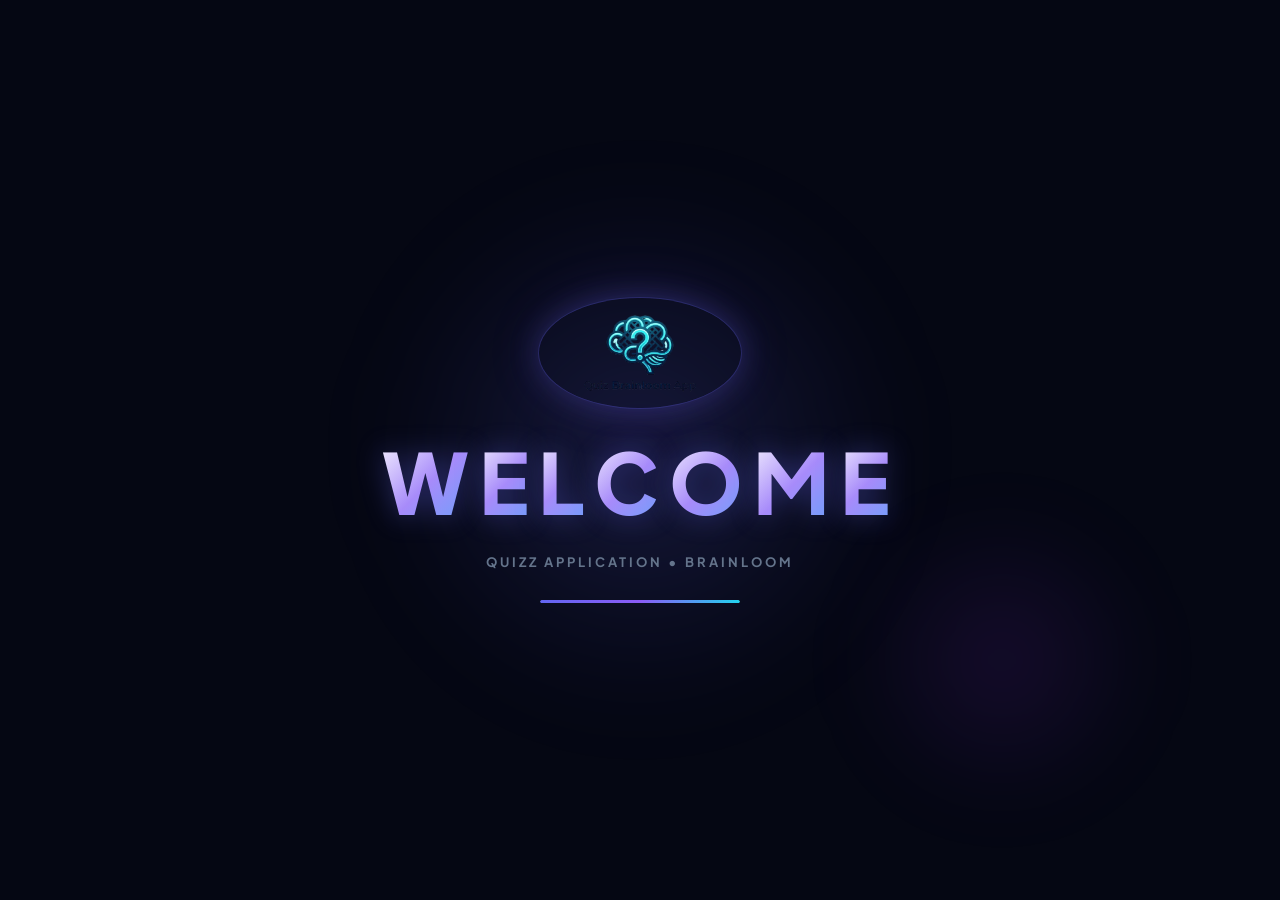
<file: asad website/index.html>
<!DOCTYPE html>
<html lang="en">
<head>
    <meta charset="UTF-8">
    <link rel="icon" type="image/x-icon" href="images/photo_2.png">
    <link rel="icon" type="image/png" sizes="32x32" href="images/photo_2.png">
    <link rel="apple-touch-icon" sizes="180x180" href="images/photo_2.png">
    <meta name="viewport" content="width=device-width, initial-scale=1.0">
    <title>LOGIN PAGE</title>
    <link href="https://fonts.googleapis.com/css2?family=Plus+Jakarta+Sans:wght@400;600;700;800&display=swap" rel="stylesheet">
    <link rel="stylesheet" href="style.css">
</head>
<body>

    <!-- WELCOME SCREEN -->
    <div class="welcome-screen" id="welcomeScreen">
        <img src="images/photo_2.png" alt="UPSS Logo" class="welcome-logo">
        <h1 class="welcome-text">
            <span>W</span><span>E</span><span>L</span><span>C</span><span>O</span><span>M</span><span>E</span>
        </h1>
        <p class="welcome-sub">QUIZZ APPLICATION &bull; BRAINLOOM</p>
        <div class="welcome-loader"><div class="welcome-loader-bar"></div></div>
    </div>

    <!-- HEADER -->
    <header class="main-header">
        <img src="images/photo_2.png" alt="UPSS Logo" class="header-logo">
        <h1 class="header-title">Quizz Application</h1>
        <span class="header-subtitle">BRAINLOOM</span>
    </header>

    <!-- MAIN -->
    <div class="main-container">

        <div class="card" id="nameCard">
            <h1>Enter Your Name</h1>
            <input type="text" id="nameInput" class="name" placeholder="Your name here..." required>
        </div>

        <div class="card hidden" id="emailCard">
            <h1>Enter Your Email <span style="color:#475569;font-weight:600">(Optional)</span></h1>
            <input type="email" id="emailInput" class="name" placeholder="you@example.com">
            <button id="skipBtn" class="skip-btn">Skip →</button>
        </div>

        <div class="card hidden" id="countryCard">
            <h1>Select Your Country</h1>
            <select id="countrySelect" class="country-dropdown">
                <option value="" disabled selected>Select a country...</option>
                <option value="Afghanistan">Afghanistan</option>
                <option value="Albania">Albania</option>
                <option value="Algeria">Algeria</option>
                <option value="Andorra">Andorra</option>
                <option value="Angola">Angola</option>
                <option value="Argentina">Argentina</option>
                <option value="Armenia">Armenia</option>
                <option value="Australia">Australia</option>
                <option value="Austria">Austria</option>
                <option value="Azerbaijan">Azerbaijan</option>
                <option value="Bahamas">Bahamas</option>
                <option value="Bahrain">Bahrain</option>
                <option value="Bangladesh">Bangladesh</option>
                <option value="Barbados">Barbados</option>
                <option value="Belarus">Belarus</option>
                <option value="Belgium">Belgium</option>
                <option value="Belize">Belize</option>
                <option value="Benin">Benin</option>
                <option value="Bhutan">Bhutan</option>
                <option value="Bolivia">Bolivia</option>
                <option value="Bosnia and Herzegovina">Bosnia and Herzegovina</option>
                <option value="Botswana">Botswana</option>
                <option value="Brazil">Brazil</option>
                <option value="Brunei">Brunei</option>
                <option value="Bulgaria">Bulgaria</option>
                <option value="Burkina Faso">Burkina Faso</option>
                <option value="Burundi">Burundi</option>
                <option value="Cambodia">Cambodia</option>
                <option value="Cameroon">Cameroon</option>
                <option value="Canada">Canada</option>
                <option value="Chile">Chile</option>
                <option value="China">China</option>
                <option value="Colombia">Colombia</option>
                <option value="Costa Rica">Costa Rica</option>
                <option value="Croatia">Croatia</option>
                <option value="Cuba">Cuba</option>
                <option value="Cyprus">Cyprus</option>
                <option value="Czech Republic">Czech Republic</option>
                <option value="Denmark">Denmark</option>
                <option value="Djibouti">Djibouti</option>
                <option value="Ecuador">Ecuador</option>
                <option value="Egypt">Egypt</option>
                <option value="El Salvador">El Salvador</option>
                <option value="Estonia">Estonia</option>
                <option value="Ethiopia">Ethiopia</option>
                <option value="Fiji">Fiji</option>
                <option value="Finland">Finland</option>
                <option value="France">France</option>
                <option value="Georgia">Georgia</option>
                <option value="Germany">Germany</option>
                <option value="Ghana">Ghana</option>
                <option value="Greece">Greece</option>
                <option value="Guatemala">Guatemala</option>
                <option value="Honduras">Honduras</option>
                <option value="Hungary">Hungary</option>
                <option value="Iceland">Iceland</option>
                <option value="India">India</option>
                <option value="Indonesia">Indonesia</option>
                <option value="Iran">Iran</option>
                <option value="Iraq">Iraq</option>
                <option value="Ireland">Ireland</option>
                <option value="Israel">Israel</option>
                <option value="Italy">Italy</option>
                <option value="Jamaica">Jamaica</option>
                <option value="Japan">Japan</option>
                <option value="Jordan">Jordan</option>
                <option value="Kazakhstan">Kazakhstan</option>
                <option value="Kenya">Kenya</option>
                <option value="Kuwait">Kuwait</option>
                <option value="Kyrgyzstan">Kyrgyzstan</option>
                <option value="Lebanon">Lebanon</option>
                <option value="Libya">Libya</option>
                <option value="Malaysia">Malaysia</option>
                <option value="Maldives">Maldives</option>
                <option value="Mexico">Mexico</option>
                <option value="Morocco">Morocco</option>
                <option value="Nepal">Nepal</option>
                <option value="Netherlands">Netherlands</option>
                <option value="New Zealand">New Zealand</option>
                <option value="Nigeria">Nigeria</option>
                <option value="Norway">Norway</option>
                <option value="Oman">Oman</option>
                <option value="Pakistan">Pakistan</option>
                <option value="Palestine">Palestine</option>
                <option value="Philippines">Philippines</option>
                <option value="Poland">Poland</option>
                <option value="Portugal">Portugal</option>
                <option value="Qatar">Qatar</option>
                <option value="Romania">Romania</option>
                <option value="Russia">Russia</option>
                <option value="Saudi Arabia">Saudi Arabia</option>
                <option value="Singapore">Singapore</option>
                <option value="South Africa">South Africa</option>
                <option value="South Korea">South Korea</option>
                <option value="Spain">Spain</option>
                <option value="Sri Lanka">Sri Lanka</option>
                <option value="Sweden">Sweden</option>
                <option value="Switzerland">Switzerland</option>
                <option value="Syria">Syria</option>
                <option value="Tajikistan">Tajikistan</option>
                <option value="Thailand">Thailand</option>
                <option value="Turkey">Turkey</option>
                <option value="Turkmenistan">Turkmenistan</option>
                <option value="UAE">United Arab Emirates</option>
                <option value="UK">United Kingdom</option>
                <option value="USA">United States</option>
                <option value="Uzbekistan">Uzbekistan</option>
                <option value="Vietnam">Vietnam</option>
                <option value="Yemen">Yemen</option>
                <option value="Zimbabwe">Zimbabwe</option>
            </select>
        </div>

        <div class="card hidden" id="nextCard" style="text-align:center;">
            <button id="startBtn" class="next-btn">Start Quiz 🚀</button>
        </div>

    </div>

    <script src="script.js"></script>
</body>
</html>
</file>
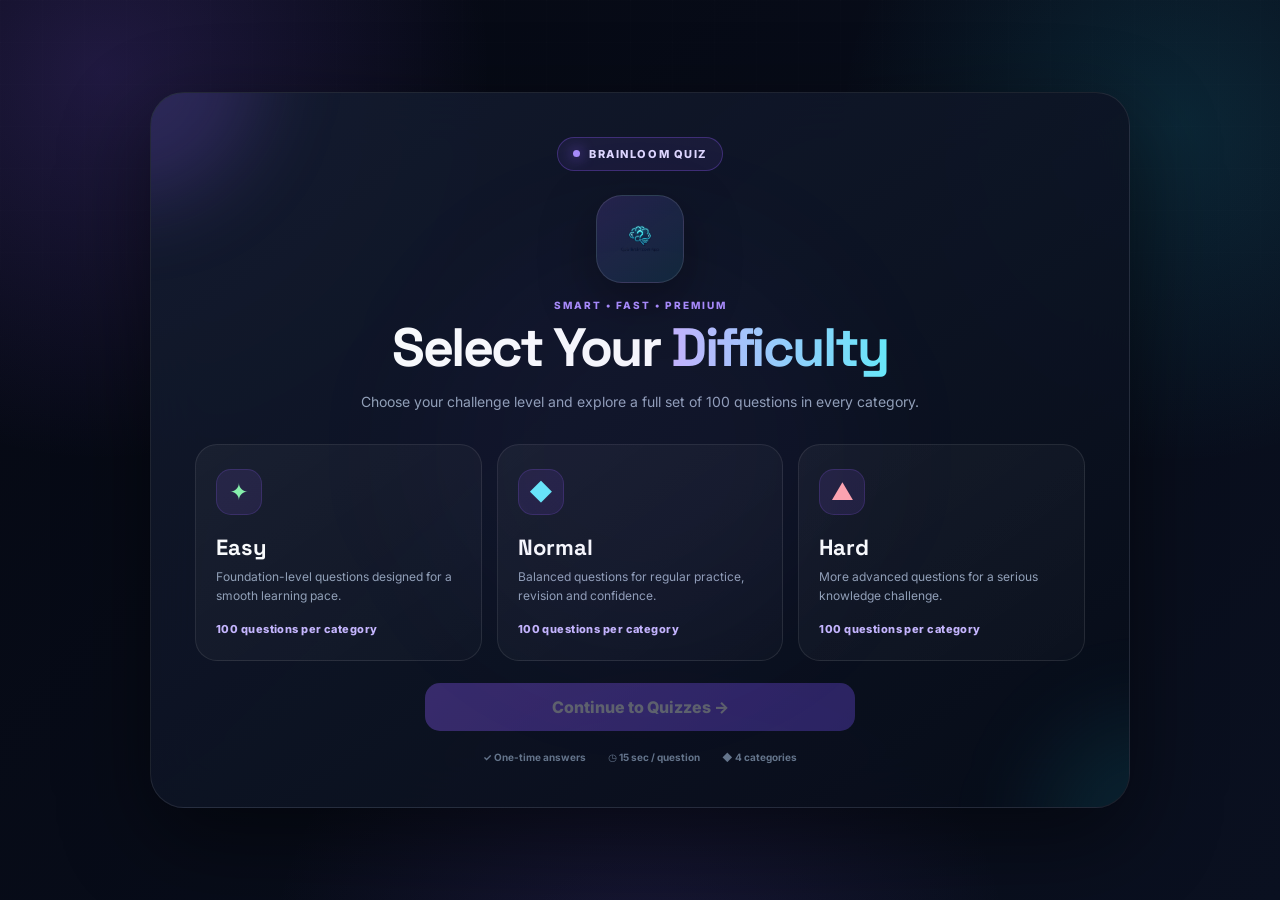
<file: asad website/quizzstart.html>
<!DOCTYPE html>
<html lang="en">
<head>
  <meta charset="UTF-8">
  <meta name="viewport" content="width=device-width, initial-scale=1.0">
  <meta name="theme-color" content="#070b14">
  <meta name="description" content="Brainloom premium online quiz experience.">
  <title>Brainloom Quiz</title>
  <link rel="icon" type="image/png" href="images/photo_2.png">
  <link rel="stylesheet" href="quizzstart.css">
</head>
<body class="brainloom-app">

  <!-- DIFFICULTY -->
  <section id="quizSelectionScreen" class="screen selection-screen">
    <div class="selection-card">
      <div class="brand-pill"><span class="brand-dot"></span> BRAINLOOM QUIZ</div>

      <div class="selection-logo">
        <img src="images/photo_2.png" alt="Brainloom Quiz">
      </div>

      <div class="hero-kicker">SMART • FAST • PREMIUM</div>
      <h1>Select Your <span>Difficulty</span></h1>
      <p class="subtitle">Choose your challenge level and explore a full set of 100 questions in every category.</p>

      <div class="mode-grid">
        <button class="mode-card easy-mode" data-mode="easy" type="button">
          <span class="mode-icon">✦</span>
          <span class="mode-name">Easy</span>
          <span class="mode-description">Foundation-level questions designed for a smooth learning pace.</span>
          <span class="mode-count">100 questions per category</span>
        </button>

        <button class="mode-card normal-mode" data-mode="normal" type="button">
          <span class="mode-icon">◆</span>
          <span class="mode-name">Normal</span>
          <span class="mode-description">Balanced questions for regular practice, revision and confidence.</span>
          <span class="mode-count">100 questions per category</span>
        </button>

        <button class="mode-card hard-mode" data-mode="hard" type="button">
          <span class="mode-icon">▲</span>
          <span class="mode-name">Hard</span>
          <span class="mode-description">More advanced questions for a serious knowledge challenge.</span>
          <span class="mode-count">100 questions per category</span>
        </button>
      </div>

      <button id="difficultyContinue" class="primary-btn" type="button" disabled>
        Continue to Quizzes <span>→</span>
      </button>

      <div class="trust-row">
        <span>✓ One-time answers</span>
        <span>◷ 15 sec / question</span>
        <span>◆ 4 categories</span>
      </div>
    </div>
  </section>

  <!-- SEARCHING -->
  <section id="searchingScreen" class="screen searching-screen hidden">
    <div class="searching-card">
      <div class="loader-ring"></div>
      <div class="hero-kicker">BRAINLOOM ENGINE</div>
      <h2>Preparing Your Quiz</h2>
      <p>Loading <strong id="searchModeText">Normal</strong> difficulty categories.</p>
      <div class="search-progress"><span></span></div>
      <small>Curating your question set…</small>
    </div>
  </section>

  <!-- CATEGORIES -->
  <section id="availableQuizScreen" class="screen available-screen hidden">
    <div class="available-wrapper">
      <div class="available-top">
        <div>
          <div class="hero-kicker">SELECT CATEGORY</div>
          <h1>Choose Your <span>Quiz</span></h1>
          <p>Select a category. Every category contains 100 questions for the selected difficulty.</p>
        </div>
        <div class="selected-mode">
          <small>Selected difficulty</small>
          <strong id="selectedModeDisplay">Normal</strong>
          <span>100 questions</span>
        </div>
      </div>
      <div id="quizCategoryGrid" class="quiz-category-grid"></div>
    </div>
  </section>

  <!-- QUIZ -->
  <main id="quizInterface" class="quiz-container hidden">
    <div class="quiz-topline">
      <div>
        <div class="eyebrow" id="quizCategoryLabel">CATEGORY</div>
        <h1 id="quizTitle">Quiz</h1>
      </div>
      <div class="difficulty-chip" id="quizModeLabel">NORMAL</div>
    </div>

    <div class="stats-bar">
      <div class="stat-card correct"><small>Correct</small><strong id="correctCount">0</strong></div>
      <div class="stat-card wrong"><small>Wrong</small><strong id="wrongCount">0</strong></div>
      <div class="stat-card timeout"><small>Timed Out</small><strong id="timeoutCount">0</strong></div>
      <div class="stat-card answered"><small>Answered</small><strong id="answeredCount">0</strong></div>
    </div>

    <div class="quiz-header">
      <div class="timer-box">
        <span class="timer-icon">◷</span>
        <span>Time Left</span>
        <strong id="timer">15</strong><span>s</span>
      </div>
      <div class="question-progress">
        <div class="progress-label">
          <span>Question <b id="currentQ">1</b> of <b id="totalQ">100</b></span>
          <span id="progressPercent">1%</span>
        </div>
        <div class="progress-track"><span id="progressBar"></span></div>
      </div>
    </div>

    <div class="one-time-note">
      <span>✓</span>
      <div><strong>Your first answer is final.</strong><br><small>Once selected, an answer cannot be changed.</small></div>
    </div>

    <div class="quiz-card">
      <div class="question-number" id="questionNumber">QUESTION 01</div>
      <h2 id="questionText">Loading question...</h2>
      <div id="optionsContainer" class="options-container"></div>

      <div class="quiz-footer">
        <button id="skipBtn" class="secondary-btn" type="button">Go to Result <span>↗</span></button>
        <button id="nextBtn" class="primary-btn" type="button" disabled>Next Question <span>→</span></button>
      </div>
    </div>

    <div class="security-note">
      <span>SECURITY</span>
      <p>Repeated tab switching can submit the quiz automatically. Reloading or closing the page also triggers a browser warning while the quiz is active.</p>
    </div>

    <div class="ad-container-468"></div>
    <div class="ad-container-native"></div>
  </main>

  <div id="quizSecurityWarning" class="security-warning hidden"></div>

<script>
/* =========================================================
   BRAINLOOM QUIZ BRIDGE
   ========================================================= */
(function () {
  "use strict";

  const SUPABASE_URL   = "https://uuznigrkiwzjuwkdmakm.supabase.co";
  const SUPABASE_KEY   = "eyJhbGciOiJIUzI1NiIsInR5cCI6IkpXVCJ9.eyJpc3MiOiJzdXBhYmFzZSIsInJlZiI6InV1em5pZ3JraXd6anV3a2RtYWttIiwicm9sZSI6ImFub24iLCJpYXQiOjE3OTA4NjkxNTcsImV4cCI6MjEwNjQ0NTE1N30.OknmwTS5Djbiee1xEr4GzRjCy2vETT-6P12QsW0iIGo";
  const STORAGE_BUCKET = "brainloom-quizzes";
  const TABLE_NAME     = "creator_quizzes";

  /* -------------------------------------------------------
     SHA-256
  ------------------------------------------------------- */
  async function hashPassword(password) {
    const encoded = new TextEncoder().encode(password);
    const hash    = await crypto.subtle.digest("SHA-256", encoded);
    return [...new Uint8Array(hash)]
      .map(b => b.toString(16).padStart(2, "0"))
      .join("");
  }

  /* -------------------------------------------------------
     Escape HTML
  ------------------------------------------------------- */
  function esc(value) {
    return String(value ?? "")
      .replace(/&/g, "&amp;")
      .replace(/</g, "&lt;")
      .replace(/>/g, "&gt;")
      .replace(/"/g, "&quot;")
      .replace(/'/g, "&#039;");
  }

  /* -------------------------------------------------------
     Loading Overlay
  ------------------------------------------------------- */
  function showLoadingOverlay(message) {
    const old = document.getElementById("blLoadingOverlay");
    if (old) old.remove();

    const overlay = document.createElement("div");
    overlay.id = "blLoadingOverlay";
    overlay.style.cssText = `
      position:fixed;inset:0;z-index:99998;
      display:flex;flex-direction:column;
      align-items:center;justify-content:center;gap:18px;
      background:rgba(3,7,18,.96);color:#fff;
      font-family:Inter,sans-serif;
    `;
    overlay.innerHTML = `
      <div style="
        width:52px;height:52px;border-radius:50%;
        border:4px solid rgba(255,255,255,.08);
        border-top-color:#8b5cf6;border-right-color:#22d3ee;
        animation:blSpin .75s linear infinite;
      "></div>
      <p style="color:#94a3b8;font-size:14px;">${esc(message)}</p>
      <style>@keyframes blSpin{to{transform:rotate(360deg)}}</style>
    `;
    document.body.appendChild(overlay);
  }

  function hideLoadingOverlay() {
    const overlay = document.getElementById("blLoadingOverlay");
    if (overlay) overlay.remove();
  }

  /* -------------------------------------------------------
     Password + Name Screen
  ------------------------------------------------------- */
  function showCreatorPasswordScreen(quiz, record) {
    const overlay = document.createElement("div");
    overlay.id = "creatorQuizOverlay";
    overlay.style.cssText = `
      position:fixed;inset:0;z-index:99999;
      display:flex;align-items:center;justify-content:center;
      padding:20px;background:rgba(3,7,18,.95);backdrop-filter:blur(22px);
    `;

    overlay.innerHTML = `
      <div style="
        width:min(500px,100%);padding:38px;
        border:1px solid rgba(139,92,246,.32);border-radius:28px;
        background:linear-gradient(145deg,#151c31,#090f1e);
        box-shadow:0 30px 90px rgba(0,0,0,.55);
        text-align:center;color:#fff;font-family:Inter,sans-serif;
      ">
        <div style="
          display:inline-flex;padding:8px 13px;border-radius:999px;
          background:rgba(139,92,246,.10);border:1px solid rgba(139,92,246,.25);
          font-size:10px;font-weight:800;letter-spacing:.13em;color:#ddd6fe;
          margin-bottom:18px;
        ">CREATOR QUIZ</div>

        <h1 style="margin:0 0 8px;font:700 28px 'Space Grotesk',sans-serif;">
          ${esc(quiz.title)}
        </h1>

        <p style="color:#94a3b8;margin-bottom:4px;font-size:14px;">
          By <strong style="color:#c4b5fd;">${esc(quiz.creatorName)}</strong>
        </p>

        <p style="color:#64748b;font-size:12px;margin-bottom:26px;">
          ${quiz.questions.length} questions
          &nbsp;•&nbsp;
          Expires ${new Date(quiz.expiresAt).toLocaleTimeString()}
        </p>

        <input id="blNameInput" type="text" placeholder="Your name"
          maxlength="50" autocomplete="name"
          style="
            width:100%;padding:15px 17px;border-radius:14px;
            border:1px solid rgba(255,255,255,.10);background:#080e1c;
            color:#fff;outline:none;font-size:15px;margin-bottom:6px;
            font-family:Inter,sans-serif;
          ">
        <p id="blNameError"
          style="min-height:18px;color:#fb7185;font-size:12px;margin-bottom:10px;">
        </p>

        <input id="blPassInput" type="password" placeholder="Quiz password"
          style="
            width:100%;padding:15px 17px;border-radius:14px;
            border:1px solid rgba(255,255,255,.10);background:#080e1c;
            color:#fff;outline:none;font-size:15px;margin-bottom:6px;
            font-family:Inter,sans-serif;
          ">
        <p id="blPassError"
          style="min-height:18px;color:#fb7185;font-size:12px;margin-bottom:16px;">
        </p>

        <button id="blStartBtn" type="button" style="
          width:100%;padding:15px;border:0;border-radius:14px;
          background:linear-gradient(135deg,#8b5cf6,#22d3ee);
          color:#fff;font-weight:800;font-size:15px;cursor:pointer;
          font-family:Inter,sans-serif;
        ">Start Quiz →</button>
      </div>
    `;

    document.body.appendChild(overlay);

    const nameInput = overlay.querySelector("#blNameInput");
    const passInput = overlay.querySelector("#blPassInput");
    const nameError = overlay.querySelector("#blNameError");
    const passError = overlay.querySelector("#blPassError");
    const startBtn  = overlay.querySelector("#blStartBtn");

    async function tryStart() {
      nameError.textContent = "";
      passError.textContent = "";

      const name = nameInput.value.trim();
      const pass = passInput.value;

      if (name.length < 2) {
        nameError.textContent = "Please enter your name.";
        nameInput.focus();
        return;
      }

      if (pass.length < 1) {
        passError.textContent = "Please enter the quiz password.";
        passInput.focus();
        return;
      }

      startBtn.textContent = "Verifying...";
      startBtn.disabled    = true;

      const hash = await hashPassword(pass);

      if (hash !== record.password_hash) {
        passError.textContent = "Incorrect password. Please try again.";
        startBtn.textContent  = "Start Quiz →";
        startBtn.disabled     = false;
        passInput.value       = "";
        passInput.focus();
        return;
      }

      localStorage.setItem("quizParticipantName", name);
      localStorage.setItem("userName",            name);
      localStorage.setItem("nameInput",           name);

      overlay.remove();

      window.dispatchEvent(
        new CustomEvent("brainloomCreatorQuizReady", {
          detail: {
            ...quiz,
            strictSecurity: record.strict_security
          }
        })
      );
    }

    startBtn.addEventListener("click", tryStart);
    nameInput.addEventListener("keydown", e => { if (e.key === "Enter") tryStart(); });
    passInput.addEventListener("keydown", e => { if (e.key === "Enter") tryStart(); });
    setTimeout(() => nameInput.focus(), 80);
  }

  /* -------------------------------------------------------
     Load Creator Quiz from Supabase
  ------------------------------------------------------- */
  async function loadCreatorQuiz(creatorQuizId) {
    showLoadingOverlay("Loading quiz…");

    try {
      /* Step 1: DB record */
      const dbRes = await fetch(
        `${SUPABASE_URL}/rest/v1/${TABLE_NAME}` +
        `?quiz_id=eq.${encodeURIComponent(creatorQuizId)}` +
        `&select=storage_path,expires_at,password_hash,strict_security`,
        {
          headers: {
            "apikey":        SUPABASE_KEY,
            "Authorization": `Bearer ${SUPABASE_KEY}`
          }
        }
      );

      if (!dbRes.ok) throw new Error(`Database error (${dbRes.status})`);

      const rows = await dbRes.json();

      if (!rows || !rows.length) {
        hideLoadingOverlay();
        alert("Quiz not found. The link may be invalid.");
        return;
      }

      const record = rows[0];

      /* Step 2: Expiry check */
      if (new Date() > new Date(record.expires_at)) {
        hideLoadingOverlay();
        alert("This quiz has expired. Please ask the creator to publish a new one.");
        return;
      }

      /* Step 3: Storage se JS file */
      const encodedPath = record.storage_path
        .split("/")
        .map(part => encodeURIComponent(part))
        .join("/");

      const fileRes = await fetch(
        `${SUPABASE_URL}/storage/v1/object/${STORAGE_BUCKET}/${encodedPath}`,
        {
          headers: {
            "apikey":        SUPABASE_KEY,
            "Authorization": `Bearer ${SUPABASE_KEY}`
          }
        }
      );

      if (!fileRes.ok) throw new Error(`File not found (${fileRes.status})`);

      const jsText = await fileRes.text();

      /* Step 4: JS execute */
      const blob    = new Blob([jsText], { type: "application/javascript" });
      const blobURL = URL.createObjectURL(blob);
      const script  = document.createElement("script");
      script.src    = blobURL;

      script.onload = function () {
        URL.revokeObjectURL(blobURL);
        hideLoadingOverlay();

        const quiz = window.BRAINLOOM_CREATOR_QUIZ;
        if (!quiz || !Array.isArray(quiz.questions) || !quiz.questions.length) {
          alert("Quiz data is invalid or empty.");
          return;
        }

        showCreatorPasswordScreen(quiz, record);
      };

      script.onerror = function () {
        URL.revokeObjectURL(blobURL);
        hideLoadingOverlay();
        alert("Failed to load quiz file.");
      };

      document.head.appendChild(script);

    } catch (err) {
      hideLoadingOverlay();
      console.error("Creator quiz load error:", err);
      alert("Could not load quiz: " + err.message);
    }
  }

  /* -------------------------------------------------------
     Main — URL params check
  ------------------------------------------------------- */
  try {
    const params = new URLSearchParams(window.location.search);

    /* Creator quiz — FIX: quizzstart.html */
    const creatorQuizId = params.get("creatorQuiz");
    if (creatorQuizId) {
      loadCreatorQuiz(creatorQuizId);
      return;
    }

    /* Encoded ?quiz= param */
    const encoded = params.get("quiz");
    if (!encoded) return;

    const base64 = encoded.replace(/-/g, "+").replace(/_/g, "/");
    const padded = base64 + "=".repeat((4 - base64.length % 4) % 4);
    const binary = atob(padded);
    const bytes  = new Uint8Array(binary.length);
    for (let i = 0; i < binary.length; i++) bytes[i] = binary.charCodeAt(i);

    const payload = JSON.parse(new TextDecoder().decode(bytes));
    if (!payload || !Array.isArray(payload.questions) || !payload.questions.length) return;

    const id = payload.id || (Date.now() + "_" + Math.random().toString(36).slice(2));
    localStorage.setItem("brainloom_quiz_" + id, JSON.stringify(payload));

    const next = new URL(window.location.href);
    next.searchParams.delete("quiz");
    next.searchParams.set("quizId", id);
    window.history.replaceState({}, "", next.toString());

  } catch (error) {
    console.error("Brainloom quiz link decode failed:", error);
  }

})();
</script>

<script src="js/questions.js"></script>
<script src="js/quizzstart.js"></script>
</body>
</html>
</file>
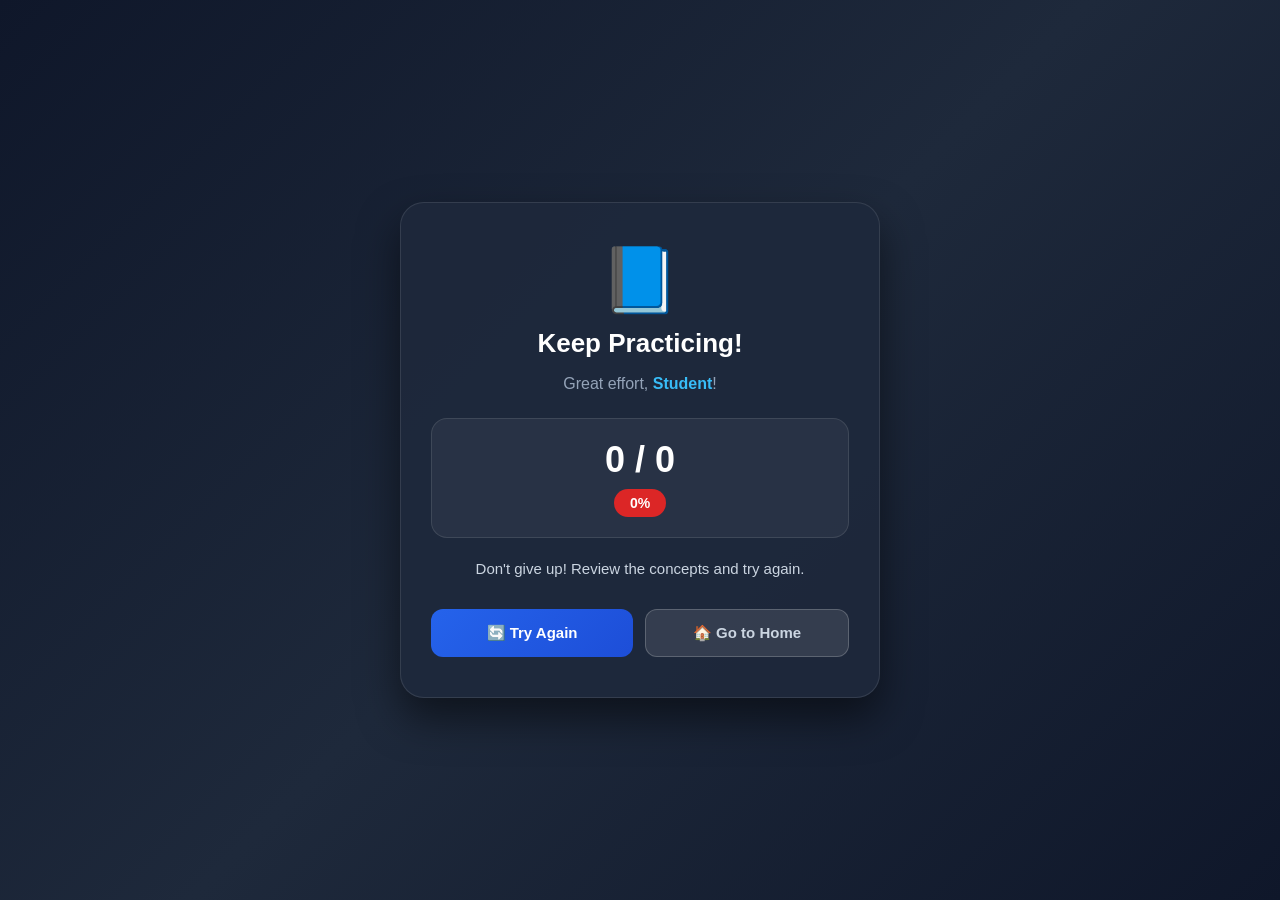
<file: asad website/result.html>
<!DOCTYPE html>
<html lang="en">
<head>
    <meta charset="UTF-8">
    <link rel="icon" type="image/png" sizes="32x32" href="images/photo_2.png">
    <link rel="apple-touch-icon" sizes="180x180" href="images/photo_2.png">
    <meta name="viewport" content="width=device-width, initial-scale=1.0">
    <title>Quiz Result - Quizz Application</title>
    <link rel="stylesheet" href="result.css">
</head>
<body>

    <main class="result-container">
        <div class="result-card">
            <!-- Dynamic Result Trophy / Icon -->
            <div class="result-icon" id="resultIcon">🏆</div>

            <!-- Greeting & Performance Heading -->
            <h1 id="resultTitle">Quiz Completed!</h1>
            <p class="user-greeting">Great effort, <span id="userName">Student</span>!</p>

            <!-- Score Display Box -->
            <div class="score-box">
                <div class="score-number">
                    <span id="userScore">0</span> / <span id="totalQuestions">0</span>
                </div>
                <div class="percentage-badge" id="percentageBadge">0%</div>
            </div>

            <!-- Performance Message -->
            <p class="performance-message" id="performanceMsg">Analyzing your results...</p>

            <!-- Quick Action Buttons -->
            <div class="action-buttons">
                <button id="retryBtn" class="btn primary-btn">🔄 Try Again</button>
                <button id="homeBtn" class="btn secondary-btn">🏠 Go to Home</button>
            </div>
        </div>
    </main>

    <script src="result.js"></script>
</body>
</html>
</file>
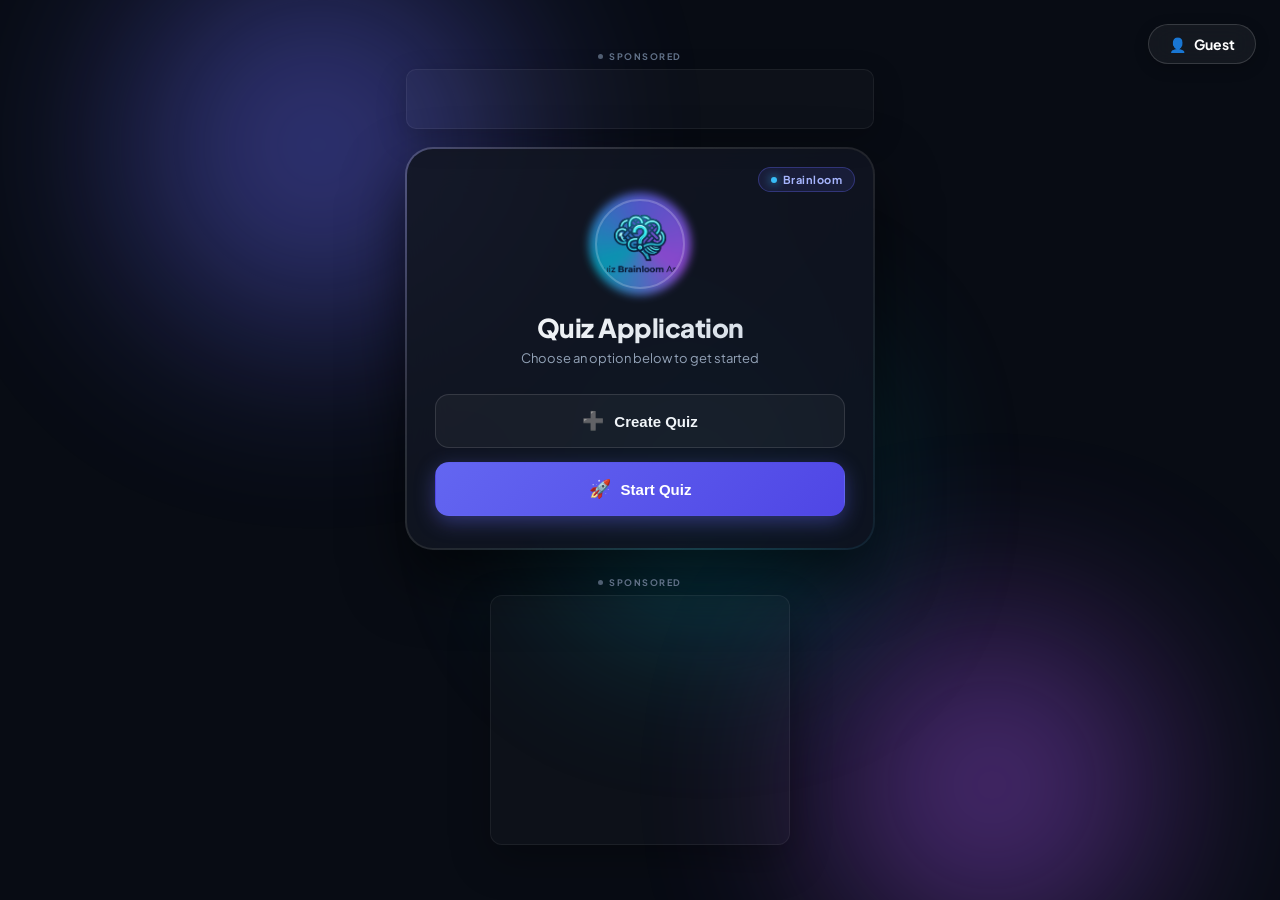
<file: asad website/wellcome.html>
<!DOCTYPE html>
<html lang="en">
<head>

    <meta charset="UTF-8">

    <link
        rel="icon"
        type="image/png"
        sizes="32x32"
        href="images/photo_2.png"
    >

    <link
        rel="apple-touch-icon"
        sizes="180x180"
        href="images/photo_2.png"
    >

    <meta
        name="viewport"
        content="width=device-width, initial-scale=1.0"
    >

    <title>Welcome - Quiz Application</title>

    <link
        rel="stylesheet"
        href="style1.css"
    >

    <link
        href="https://fonts.googleapis.com/css2?family=Plus+Jakarta+Sans:wght@400;600;700;800&display=swap"
        rel="stylesheet"
    >

</head>

<body>

    <nav class="top-nav">

        <div class="user-badge">

            <span class="user-icon">👤</span>

            <span id="userNameDisplay">
                Guest
            </span>

        </div>

    </nav>


    <div class="orb orb-1"></div>
    <div class="orb orb-2"></div>
    <div class="orb orb-3"></div>


    <main class="welcome-container">

        <!-- TOP 468x60 AD -->
        <section class="ad-section ad-banner-section">

            <div class="ad-label">
                <span></span>
                SPONSORED
            </div>

            <div class="ad-banner">

                <script>
                    atOptions = {
                        'key' : '8e1ad7ae01383aca7a40b343c04920e2',
                        'format' : 'iframe',
                        'height' : 60,
                        'width' : 468,
                        'params' : {}
                    };
                </script>

                <script
                    src="https://www.highrevenueformat.com/8e1ad7ae01383aca7a40b343c04920e2/invoke.js">
                </script>

            </div>

        </section>


        <!-- MAIN WELCOME CARD -->
        <div class="welcome-card">

            <div class="card-border-glow"></div>

            <div class="card-content">

                <span class="badge">

                    <span class="badge-dot"></span>

                    Brainloom

                </span>


                <div class="logo-wrapper">

                    <div class="logo-ring"></div>

                    <img
                        src="images/photo_2.png"
                        alt="Brainloom Logo"
                        class="brand-logo"
                    >

                </div>


                <h1 class="portal-title">
                    Quiz Application
                </h1>


                <p class="portal-subtitle">
                    Choose an option below to get started
                </p>


                <div class="options-grid">

                    <button
                        class="option-btn btn-create"
                        id="createQuizBtn"
                        type="button"
                    >

                        <span class="btn-icon">
                            ➕
                        </span>

                        <span
                            class="btn-text"
                            id="createQuizText"
                        >
                            Create Quiz
                        </span>

                    </button>


                    <button
                        class="option-btn btn-start"
                        id="startQuizBtn"
                        type="button"
                    >

                        <span class="btn-icon">
                            🚀
                        </span>

                        <span
                            class="btn-text"
                            id="startQuizText"
                        >
                            Start Quiz
                        </span>

                    </button>

                </div>

            </div>

        </div>


        <!-- BOTTOM 300x250 AD -->
        <section class="ad-section ad-square-section">

            <div class="ad-label">
                <span></span>
                SPONSORED
            </div>

            <div class="ad-square">

                <script>
                    atOptions = {
                        'key' : '7459ba9e82dc8885cf7814f79335e070',
                        'format' : 'iframe',
                        'height' : 250,
                        'width' : 300,
                        'params' : {}
                    };
                </script>

                <script
                    src="https://www.highrevenueformat.com/7459ba9e82dc8885cf7814f79335e070/invoke.js">
                </script>

            </div>

        </section>

    </main>


    <script src="script1.js"></script>

</body>
</html>
</file>
<file: asad website/style.css>
*, *::before, *::after {
  box-sizing: border-box;
}

html {
  scroll-behavior: smooth;
}

body {
  margin: 0;
  min-height: 100vh;
  background: #050713;
  color: #f8fafc;
  font-family: 'Plus Jakarta Sans', 'Poppins', sans-serif;
  cursor: default;
  user-select: none;
}

body::before {
  content: "";
  position: fixed;
  inset: 0;
  pointer-events: none;
  background:
    radial-gradient(circle at 15% 5%, #4f46e522, transparent 30%),
    radial-gradient(circle at 90% 90%, #9333ea20, transparent 30%);
  z-index: 0;
}


/* =========================
   WELCOME SCREEN
========================= */

body.no-scroll {
  overflow: hidden;
}

.welcome-screen {
  position: fixed;
  inset: 0;
  z-index: 9999;
  display: flex;
  flex-direction: column;
  align-items: center;
  justify-content: center;
  gap: 20px;
  background: #050713;
  transition: opacity 0.8s ease, visibility 0.8s ease;
}

.welcome-screen::before {
  content: "";
  position: absolute;
  width: 520px;
  height: 520px;
  max-width: 90vw;
  max-height: 90vw;
  background: radial-gradient(circle, #6366f133, transparent 70%);
  filter: blur(50px);
  z-index: -1;
}

.welcome-screen::after {
  content: "";
  position: absolute;
  width: 300px;
  height: 300px;
  bottom: 10%;
  right: 10%;
  background: radial-gradient(circle, #9333ea22, transparent 70%);
  filter: blur(40px);
  z-index: -1;
}

.welcome-screen.fade-out {
  opacity: 0;
  visibility: hidden;
}

.welcome-logo {
  height: 110px;
  width: auto;
  border-radius: 50%;
  box-shadow:
    0 0 0 1px #6366f133,
    0 0 30px #6366f144,
    0 0 60px #8b5cf622;
  animation: logo-spin 3s cubic-bezier(0.45, 0.05, 0.55, 0.95) infinite;
}

@keyframes logo-spin {
  0%   { transform: rotateY(0deg); }
  50%  { transform: rotateY(180deg); }
  100% { transform: rotateY(360deg); }
}

.welcome-text {
  display: flex;
  margin: 0;
  font-size: clamp(38px, 10vw, 84px);
  letter-spacing: 10px;
  font-weight: 800;
}

.welcome-text span {
  opacity: 0;
  transform: translateY(30px) scale(0.8);
  background: linear-gradient(135deg, #ffffff, #a78bfa 50%, #60a5fa);
  -webkit-background-clip: text;
  background-clip: text;
  -webkit-text-fill-color: transparent;
  filter: drop-shadow(0 0 14px #6366f166);
  animation: letter-in 0.6s ease forwards;
}

.welcome-text span:nth-child(1) { animation-delay: 0.1s; }
.welcome-text span:nth-child(2) { animation-delay: 0.2s; }
.welcome-text span:nth-child(3) { animation-delay: 0.3s; }
.welcome-text span:nth-child(4) { animation-delay: 0.4s; }
.welcome-text span:nth-child(5) { animation-delay: 0.5s; }
.welcome-text span:nth-child(6) { animation-delay: 0.6s; }
.welcome-text span:nth-child(7) { animation-delay: 0.7s; }

@keyframes letter-in {
  to { opacity: 1; transform: translateY(0) scale(1); }
}

.welcome-sub {
  margin: 0;
  color: #64748b;
  font-size: 13px;
  letter-spacing: 3px;
  font-weight: 700;
  opacity: 0;
  animation: fade-up 0.8s ease 1s forwards;
}

@keyframes fade-up {
  from { opacity: 0; transform: translateY(10px); }
  to   { opacity: 1; transform: translateY(0); }
}

.welcome-loader {
  width: 200px;
  height: 3px;
  border-radius: 99px;
  background: #ffffff0d;
  overflow: hidden;
  margin-top: 10px;
}

.welcome-loader-bar {
  height: 100%;
  width: 0;
  border-radius: 99px;
  background: linear-gradient(90deg, #6366f1, #8b5cf6, #22d3ee);
  animation: load-bar 2.8s ease forwards;
}

@keyframes load-bar {
  to { width: 100%; }
}


/* =========================
   HEADER
========================= */

.main-header {
  position: relative;
  z-index: 10;
  display: flex;
  align-items: center;
  gap: 12px;
  padding: 0 28px;
  height: 70px;
  background: linear-gradient(145deg, #11172bf0, #080c19dd);
  border-bottom: 1px solid #ffffff0d;
  box-shadow: 0 4px 30px #00000066;
  backdrop-filter: blur(20px);
}

.header-logo {
  height: 42px;
  width: 42px;
  border-radius: 13px;
  object-fit: cover;
  background: linear-gradient(135deg, #6366f1, #8b5cf6);
  box-shadow: 0 8px 24px #6366f133;
  animation: logo-spin 3s cubic-bezier(0.45, 0.05, 0.55, 0.95) infinite;
  flex-shrink: 0;
}

.header-title {
  position: absolute;
  left: 50%;
  transform: translateX(-50%);
  margin: 0;
  font-size: 16px;
  font-weight: 800;
  letter-spacing: -.3px;
  color: #f8fafc;
  white-space: nowrap;
}

.header-subtitle {
  margin-left: auto;
  padding: 7px 13px;
  border: 1px solid #8b5cf633;
  border-radius: 99px;
  color: #c4b5fd;
  background: #8b5cf60a;
  font-size: 10px;
  font-weight: 800;
  letter-spacing: 1.5px;
  white-space: nowrap;
  transition: .2s;
}

.header-subtitle:hover {
  background: #8b5cf618;
  border-color: #8b5cf655;
  color: #e9d5ff;
}


/* =========================
   MAIN CONTAINER
========================= */

.main-container {
  position: relative;
  z-index: 1;
  display: flex;
  flex-direction: column;
  align-items: center;
  justify-content: center;
  padding: 60px 20px 80px;
  gap: 20px;
}


/* =========================
   CARDS
========================= */

.card {
  width: 100%;
  max-width: 420px;
  padding: 28px;
  background: linear-gradient(145deg, #11172bf0, #080c19dd);
  border: 1px solid #ffffff12;
  border-radius: 24px;
  box-shadow: 0 30px 80px #0005;
  backdrop-filter: blur(20px);
  transition: transform .3s ease, box-shadow .3s ease, border-color .3s ease;
}

.card:hover {
  transform: translateY(-4px);
  border-color: #6366f133;
  box-shadow: 0 40px 90px #0007, 0 0 0 1px #6366f111;
}

.card h1 {
  margin: 0 0 18px;
  font-size: 14px;
  font-weight: 800;
  letter-spacing: -.2px;
  color: #e2e8f0;
  text-align: center;
}


/* =========================
   INPUTS
========================= */

.card input[type="text"],
.card input[type="email"] {
  width: 100%;
  height: 48px;
  padding: 0 14px;
  background: #ffffff08;
  border: 1px solid #ffffff14;
  border-radius: 12px;
  color: #f8fafc;
  outline: none;
  font-size: 13px;
  font-family: inherit;
  transition: .2s;
}

.card input[type="text"]::placeholder,
.card input[type="email"]::placeholder {
  color: #475569;
}

.card input[type="text"]:focus,
.card input[type="email"]:focus {
  border-color: #8b5cf677;
  box-shadow: 0 0 0 3px #8b5cf611;
}


/* =========================
   COUNTRY DROPDOWN
========================= */

.country-dropdown {
  width: 100%;
  height: 48px;
  padding: 0 14px;
  background: #ffffff08;
  border: 1px solid #ffffff14;
  border-radius: 12px;
  color: #f8fafc;
  outline: none;
  font-size: 13px;
  font-family: inherit;
  cursor: pointer;
  appearance: none;
  background-image: url("data:image/svg+xml,%3Csvg xmlns='http://www.w3.org/2000/svg' width='12' height='12' viewBox='0 0 12 12'%3E%3Cpath fill='%2364748b' d='M6 8L1 3h10z'/%3E%3C/svg%3E");
  background-repeat: no-repeat;
  background-position: right 14px center;
  background-color: #ffffff08;
  transition: .2s;
}

.country-dropdown:focus {
  border-color: #8b5cf677;
  box-shadow: 0 0 0 3px #8b5cf611;
}

.country-dropdown option {
  background: #0d1229;
  color: #f8fafc;
}


/* =========================
   BUTTONS
========================= */

.skip-btn {
  width: 100%;
  margin-top: 10px;
  height: 40px;
  background: transparent;
  color: #64748b;
  border: 1px dashed #ffffff18;
  border-radius: 10px;
  font-size: 11px;
  font-family: inherit;
  font-weight: 700;
  cursor: pointer;
  transition: .2s;
  letter-spacing: .3px;
}

.skip-btn:hover {
  background: #ffffff06;
  color: #94a3b8;
  border-color: #ffffff28;
}

.next-btn {
  width: 100%;
  height: 52px;
  border: 0;
  border-radius: 14px;
  color: #ffffff;
  background: linear-gradient(135deg, #6366f1, #8b5cf6, #a855f7);
  font-size: 14px;
  font-weight: 800;
  font-family: inherit;
  cursor: pointer;
  transition: .2s;
  box-shadow: 0 10px 30px #6366f133;
  letter-spacing: .3px;
}

.next-btn:hover {
  filter: brightness(1.1);
  box-shadow: 0 15px 40px #6366f155;
  transform: translateY(-2px);
}

.next-btn:active {
  transform: translateY(0);
}

.hidden {
  display: none;
}


/* =========================
   RESPONSIVE
========================= */

@media (max-width: 600px) {
  .main-header {
    padding: 0 16px;
    height: 60px;
  }

  .header-title {
    font-size: 13px;
  }

  .header-logo {
    height: 36px;
    width: 36px;
  }

  .card {
    padding: 20px;
    border-radius: 20px;
  }

  .welcome-text {
    letter-spacing: 5px;
  }

  .welcome-sub {
    font-size: 11px;
    text-align: center;
    padding: 0 10px;
  }
}
</file>
<file: asad website/quizzstart.css>
@import url('https://fonts.googleapis.com/css2?family=Inter:wght@400;500;600;700;800&family=Space+Grotesk:wght@500;600;700&display=swap');

:root{
  --bg:#050812;
  --bg2:#0a1020;
  --panel:rgba(13,19,34,.78);
  --panel2:rgba(17,25,43,.88);
  --border:rgba(255,255,255,.09);
  --border2:rgba(124,92,255,.30);
  --text:#f8fafc;
  --muted:#91a0b8;
  --primary:#8b5cf6;
  --primary2:#22d3ee;
  --green:#34d399;
  --red:#fb7185;
  --yellow:#fbbf24;
  --shadow:0 30px 90px rgba(0,0,0,.48);
  --radius:26px;
}

*{box-sizing:border-box;margin:0;padding:0}
html{scroll-behavior:smooth}
body{
  min-height:100vh;
  color:var(--text);
  font-family:Inter,system-ui,sans-serif;
  background:
    radial-gradient(circle at 8% 8%,rgba(139,92,246,.20),transparent 27%),
    radial-gradient(circle at 92% 14%,rgba(34,211,238,.13),transparent 24%),
    radial-gradient(circle at 50% 110%,rgba(139,92,246,.12),transparent 32%),
    linear-gradient(135deg,var(--bg),var(--bg2));
  overflow-x:hidden;
}
body::before{
  content:"";
  position:fixed;
  inset:0;
  pointer-events:none;
  opacity:.55;
  background-image:
    linear-gradient(rgba(255,255,255,.018) 1px,transparent 1px),
    linear-gradient(90deg,rgba(255,255,255,.018) 1px,transparent 1px);
  background-size:42px 42px;
  mask-image:linear-gradient(to bottom,#000,transparent);
}
body::after{
  content:"";
  position:fixed;
  width:420px;height:420px;
  left:50%;top:50%;
  transform:translate(-50%,-50%);
  border-radius:50%;
  background:rgba(139,92,246,.035);
  filter:blur(70px);
  pointer-events:none;
}
button,input{font:inherit}
button{color:inherit}
.hidden{display:none!important}

.screen,.quiz-container{
  min-height:100vh;
  padding:42px 20px;
  display:flex;
  align-items:center;
  justify-content:center;
}

/* selection */
.selection-card{
  position:relative;
  isolation:isolate;
  width:min(980px,100%);
  padding:44px;
  text-align:center;
  border:1px solid var(--border);
  border-radius:34px;
  background:linear-gradient(145deg,rgba(20,28,48,.92),rgba(7,12,24,.90));
  box-shadow:var(--shadow);
  backdrop-filter:blur(28px);
  overflow:hidden;
  animation:fadeUp .55s ease both;
}
.selection-card::before,.selection-card::after{
  content:"";position:absolute;border-radius:50%;pointer-events:none;z-index:-1;
}
.selection-card::before{width:260px;height:260px;left:-150px;top:-150px;background:rgba(139,92,246,.20);filter:blur(40px)}
.selection-card::after{width:220px;height:220px;right:-130px;bottom:-130px;background:rgba(34,211,238,.10);filter:blur(45px)}

.brand-pill{
  display:inline-flex;align-items:center;gap:9px;
  padding:9px 15px;
  border:1px solid rgba(139,92,246,.32);
  border-radius:999px;
  background:rgba(139,92,246,.09);
  color:#ddd6fe;
  font-size:11px;font-weight:800;letter-spacing:.14em;
}
.brand-dot{width:7px;height:7px;border-radius:50%;background:#a78bfa;box-shadow:0 0 14px #8b5cf6}
.selection-logo{
  width:88px;height:88px;margin:24px auto 16px;padding:9px;
  border-radius:26px;
  background:linear-gradient(145deg,rgba(139,92,246,.18),rgba(34,211,238,.10));
  border:1px solid rgba(255,255,255,.11);
  box-shadow:0 18px 55px rgba(0,0,0,.35);
}
.selection-logo img{width:100%;height:100%;object-fit:contain;border-radius:18px}
.hero-kicker{
  color:#a78bfa;font-size:10px;font-weight:800;letter-spacing:.20em;
  text-transform:uppercase;margin-bottom:9px;
}
.selection-card h1,.available-top h1{
  font:700 clamp(34px,5vw,54px)/1.05 'Space Grotesk',sans-serif;
  letter-spacing:-.045em;
}
.selection-card h1 span,.available-top h1 span{
  background:linear-gradient(90deg,#c4b5fd,#67e8f9);
  -webkit-background-clip:text;background-clip:text;color:transparent;
}
.subtitle{
  max-width:650px;margin:14px auto 0;
  color:var(--muted);font-size:14px;line-height:1.7;
}

.mode-grid{
  display:grid;grid-template-columns:repeat(3,1fr);gap:15px;margin-top:30px;
}
.mode-card{
  position:relative;min-height:205px;padding:24px 20px;text-align:left;
  border:1px solid var(--border);border-radius:22px;
  background:linear-gradient(145deg,rgba(255,255,255,.045),rgba(255,255,255,.018));
  cursor:pointer;transition:.25s ease;overflow:hidden;
}
.mode-card::before{
  content:"";position:absolute;inset:0;opacity:0;
  background:linear-gradient(145deg,rgba(139,92,246,.15),rgba(34,211,238,.035));
  transition:.25s;
}
.mode-card:hover,.mode-card.selected{
  transform:translateY(-6px);
  border-color:rgba(167,139,250,.58);
  box-shadow:0 20px 50px rgba(0,0,0,.30);
}
.mode-card:hover::before,.mode-card.selected::before{opacity:1}
.mode-card>*{position:relative;z-index:1}
.mode-icon{
  display:grid;place-items:center;width:46px;height:46px;border-radius:15px;
  margin-bottom:18px;font-size:23px;
  background:rgba(139,92,246,.12);border:1px solid rgba(139,92,246,.20);
}
.easy-mode .mode-icon{color:#86efac}
.normal-mode .mode-icon{color:#67e8f9}
.hard-mode .mode-icon{color:#fda4af}
.mode-name{display:block;font:700 22px 'Space Grotesk',sans-serif}
.mode-description{display:block;margin-top:7px;color:var(--muted);font-size:12px;line-height:1.55}
.mode-count{display:block;margin-top:17px;color:#c4b5fd;font-size:11px;font-weight:800;letter-spacing:.04em}

.primary-btn,.secondary-btn{
  border-radius:15px;padding:14px 18px;font-weight:800;cursor:pointer;transition:.2s;
}
.primary-btn{
  border:0;background:linear-gradient(135deg,var(--primary),#6d4de6);
  box-shadow:0 12px 30px rgba(139,92,246,.22);
}
.primary-btn:hover:not(:disabled){transform:translateY(-2px);box-shadow:0 16px 38px rgba(139,92,246,.30)}
.primary-btn:disabled{opacity:.35;cursor:not-allowed;box-shadow:none}
#difficultyContinue{width:min(430px,100%);margin:22px auto 0}
.trust-row{
  display:flex;justify-content:center;gap:22px;flex-wrap:wrap;
  margin-top:20px;color:#64748b;font-size:10px;font-weight:700;
}

/* searching */
.searching-screen{padding:20px}
.searching-card{
  width:min(490px,100%);padding:44px;text-align:center;
  border:1px solid var(--border);border-radius:30px;
  background:linear-gradient(145deg,rgba(18,26,45,.94),rgba(7,12,24,.92));
  box-shadow:var(--shadow);backdrop-filter:blur(25px);
}
.searching-card h2{font:700 27px 'Space Grotesk',sans-serif}
.searching-card p{margin-top:10px;color:var(--muted);line-height:1.6}
.searching-card small{display:block;margin-top:12px;color:#64748b}
.loader-ring{
  width:62px;height:62px;margin:0 auto 23px;border-radius:50%;
  border:4px solid rgba(255,255,255,.08);
  border-top-color:var(--primary);border-right-color:var(--primary2);
  animation:spin .75s linear infinite;
}
.search-progress{height:5px;margin-top:24px;border-radius:99px;background:rgba(255,255,255,.07);overflow:hidden}
.search-progress span{
  display:block;width:35%;height:100%;border-radius:99px;
  background:linear-gradient(90deg,var(--primary),var(--primary2));
  animation:progress 1.15s ease-in-out infinite;
}

/* categories */
.available-screen{align-items:flex-start}
.available-wrapper{width:min(1120px,100%);animation:fadeUp .45s ease both}
.available-top{
  display:flex;align-items:flex-end;justify-content:space-between;gap:28px;margin-bottom:28px;
}
.available-top p{margin-top:10px;color:var(--muted);font-size:13px}
.selected-mode{
  min-width:180px;padding:16px 18px;border:1px solid var(--border);
  border-radius:18px;background:rgba(255,255,255,.04);
}
.selected-mode small{display:block;color:#64748b;font-size:10px;text-transform:uppercase;letter-spacing:.12em}
.selected-mode strong{display:block;margin-top:5px;color:#c4b5fd;font:700 18px 'Space Grotesk',sans-serif}
.selected-mode span{display:block;margin-top:4px;color:#64748b;font-size:11px}
.quiz-category-grid{display:grid;grid-template-columns:repeat(4,1fr);gap:16px}
.quiz-category-card{
  position:relative;min-height:220px;padding:24px;text-align:left;
  border:1px solid var(--border);border-radius:23px;
  background:linear-gradient(145deg,rgba(17,25,43,.82),rgba(9,14,27,.72));
  cursor:pointer;overflow:hidden;transition:.25s;
}
.quiz-category-card:hover{
  transform:translateY(-7px);border-color:rgba(103,232,249,.38);
  box-shadow:0 22px 50px rgba(0,0,0,.30);
}
.category-icon{
  width:58px;height:58px;display:grid;place-items:center;border-radius:18px;
  background:rgba(139,92,246,.10);border:1px solid rgba(139,92,246,.20);
  font-size:28px;margin-bottom:32px;
}
.category-title{display:block;font:700 19px 'Space Grotesk',sans-serif}
.category-info{display:block;margin-top:7px;color:var(--muted);font-size:12px}
.category-arrow{
  position:absolute;right:19px;bottom:19px;width:37px;height:37px;display:grid;place-items:center;
  border-radius:50%;background:rgba(255,255,255,.06);color:#c4b5fd;
}
.category-tag{
  position:absolute;right:18px;top:18px;padding:5px 8px;border-radius:999px;
  color:#67e8f9;background:rgba(34,211,238,.07);border:1px solid rgba(34,211,238,.12);
  font-size:9px;font-weight:800;letter-spacing:.08em;
}

/* quiz */
.quiz-container{display:block;width:min(940px,100%);margin:auto;padding:38px 20px 70px}
.quiz-topline{display:flex;align-items:center;justify-content:space-between;gap:20px;margin-bottom:18px}
.eyebrow{color:#a78bfa;font-size:10px;font-weight:800;letter-spacing:.16em;text-transform:uppercase}
.quiz-topline h1{margin-top:4px;font:700 30px 'Space Grotesk',sans-serif;letter-spacing:-.03em}
.difficulty-chip{
  padding:8px 12px;border:1px solid rgba(139,92,246,.25);border-radius:999px;
  background:rgba(139,92,246,.08);color:#c4b5fd;font-size:10px;font-weight:800;letter-spacing:.12em;
}
.stats-bar{display:grid;grid-template-columns:repeat(4,1fr);gap:10px;margin-bottom:14px}
.stat-card{
  padding:13px 14px;border:1px solid var(--border);border-radius:16px;
  background:rgba(255,255,255,.035);
}
.stat-card small{display:block;color:#64748b;font-size:10px;text-transform:uppercase;letter-spacing:.08em}
.stat-card strong{display:block;margin-top:3px;font:700 22px 'Space Grotesk',sans-serif}
.stat-card.correct strong{color:#86efac}.stat-card.wrong strong{color:#fda4af}
.stat-card.timeout strong{color:#fcd34d}.stat-card.answered strong{color:#67e8f9}

.quiz-header{display:flex;align-items:center;gap:14px;margin-bottom:12px}
.timer-box{
  min-width:140px;display:flex;align-items:center;gap:8px;padding:13px 15px;
  border:1px solid var(--border);border-radius:15px;background:rgba(255,255,255,.04);
  color:#94a3b8;font-size:11px;font-weight:700;
}
.timer-icon{color:#c4b5fd;font-size:18px}
.timer-box strong{margin-left:auto;color:#f8fafc;font:700 20px 'Space Grotesk',sans-serif}
.question-progress{flex:1}
.progress-label{display:flex;justify-content:space-between;margin-bottom:7px;color:#64748b;font-size:11px}
.progress-label b{color:#e2e8f0}
.progress-track{height:7px;border-radius:99px;background:rgba(255,255,255,.07);overflow:hidden}
.progress-track span{display:block;width:1%;height:100%;border-radius:99px;background:linear-gradient(90deg,var(--primary),var(--primary2));transition:width .3s ease}

.one-time-note{
  display:flex;align-items:center;gap:10px;margin-bottom:12px;padding:11px 14px;
  border:1px solid rgba(34,211,238,.10);border-radius:13px;background:rgba(34,211,238,.035);
}
.one-time-note>span{color:#67e8f9;font-weight:900}.one-time-note strong{font-size:11px}.one-time-note small{color:#64748b;font-size:10px}

.quiz-card{
  padding:32px;border:1px solid var(--border);border-radius:28px;
  background:linear-gradient(145deg,rgba(17,25,43,.91),rgba(8,13,25,.94));
  box-shadow:var(--shadow);
}
.question-number{color:#8b5cf6;font-size:10px;font-weight:900;letter-spacing:.16em;margin-bottom:12px}
.quiz-card h2{font:700 clamp(22px,3vw,31px)/1.38 'Space Grotesk',sans-serif;letter-spacing:-.025em;margin-bottom:24px}
.options-container{display:grid;gap:11px}
.option-btn{
  position:relative;width:100%;padding:16px 18px;text-align:left;
  border:1px solid var(--border);border-radius:15px;background:rgba(255,255,255,.032);
  color:#dbe4ef;cursor:pointer;transition:.2s;
}
.option-btn::before{
  content:"";display:inline-block;width:9px;height:9px;margin-right:12px;
  border-radius:50%;background:#475569;vertical-align:middle;transition:.2s;
}
.option-btn:hover:not(:disabled){transform:translateX(4px);border-color:rgba(139,92,246,.50);background:rgba(139,92,246,.08)}
.option-btn:hover:not(:disabled)::before{background:#a78bfa;box-shadow:0 0 12px #8b5cf6}
.option-btn:disabled{cursor:default}
.option-btn.correct{border-color:rgba(52,211,153,.48);background:rgba(52,211,153,.10);color:#bbf7d0}
.option-btn.correct::before{background:var(--green)}
.option-btn.wrong{border-color:rgba(251,113,133,.50);background:rgba(251,113,133,.10);color:#fecdd3}
.option-btn.wrong::before{background:var(--red)}
.quiz-footer{display:flex;justify-content:space-between;gap:12px;margin-top:25px}
.secondary-btn{background:rgba(255,255,255,.055);border:1px solid var(--border);color:#cbd5e1}
.secondary-btn:hover{background:rgba(255,255,255,.09)}
#nextBtn{min-width:180px}
.security-note{
  margin-top:14px;padding:12px 14px;border:1px solid rgba(251,191,36,.10);
  border-radius:14px;background:rgba(251,191,36,.035);
}
.security-note span{font-size:9px;font-weight:900;letter-spacing:.14em;color:#fbbf24}
.security-note p{margin-top:4px;color:#64748b;font-size:10px;line-height:1.55}
.security-warning{
  position:fixed;top:20px;right:20px;z-index:999999;max-width:380px;
  padding:14px 18px;border:1px solid rgba(251,113,133,.45);border-radius:14px;
  background:rgba(127,29,29,.95);color:#fff;font-size:13px;font-weight:800;
  line-height:1.45;box-shadow:0 18px 45px rgba(0,0,0,.45);animation:warningIn .3s ease both;
}
.ad-container-468,.ad-container-native{margin:20px auto 0;max-width:100%;text-align:center;overflow:hidden;border-radius:14px}
.ad-container-468:empty,.ad-container-native:empty{display:none}

@keyframes fadeUp{from{opacity:0;transform:translateY(18px)}to{opacity:1;transform:translateY(0)}}
@keyframes spin{to{transform:rotate(360deg)}}
@keyframes progress{0%{transform:translateX(-130%)}100%{transform:translateX(330%)}}
@keyframes warningIn{from{opacity:0;transform:translateY(-12px) scale(.96)}to{opacity:1;transform:translateY(0) scale(1)}}

@media(max-width:900px){
  .quiz-category-grid{grid-template-columns:repeat(2,1fr)}
}
@media(max-width:760px){
  .selection-card{padding:30px 18px}
  .mode-grid{grid-template-columns:1fr}
  .mode-card{min-height:155px}
  .available-top{flex-direction:column;align-items:flex-start}
  .selected-mode{width:100%}
  .stats-bar{grid-template-columns:repeat(2,1fr)}
}
@media(max-width:560px){
  .screen,.quiz-container{padding:22px 12px}
  .quiz-category-grid{grid-template-columns:1fr}
  .quiz-topline{align-items:flex-start}
  .quiz-topline h1{font-size:24px}
  .quiz-header{align-items:stretch;flex-direction:column}
  .timer-box{width:100%}
  .quiz-card{padding:22px 16px}
  .quiz-footer{flex-direction:column-reverse}
  .primary-btn,.secondary-btn{width:100%}
  .trust-row{gap:10px}
}
</file>
<file: asad website/result.css>
*, *::before, *::after {
    box-sizing: border-box;
}

body {
    margin: 0;
    min-height: 100vh;
    background: linear-gradient(135deg, #0f172a, #1e293b, #0f172a);
    color: #f8fafc;
    font-family: 'Segoe UI', Tahoma, Geneva, Verdana, sans-serif;
    display: flex;
    justify-content: center;
    align-items: center;
    padding: 20px;
}

.result-container {
    width: 100%;
    max-width: 480px;
    display: flex;
    justify-content: center;
}

.result-card {
    background: rgba(30, 41, 59, 0.95);
    border-radius: 24px;
    padding: 40px 30px;
    width: 100%;
    text-align: center;
    box-shadow: 0 20px 40px rgba(0, 0, 0, 0.5);
    border: 1px solid rgba(255, 255, 255, 0.1);
    animation: slideUp 0.6s ease-out;
}

@keyframes slideUp {
    from {
        opacity: 0;
        transform: translateY(30px);
    }
    to {
        opacity: 1;
        transform: translateY(0);
    }
}

.result-icon {
    font-size: 64px;
    margin-bottom: 10px;
    animation: bounce 2s infinite;
}

@keyframes bounce {
    0%, 100% { transform: translateY(0); }
    50% { transform: translateY(-10px); }
}

h1 {
    font-size: 26px;
    margin: 10px 0 5px 0;
    color: #ffffff;
}

.user-greeting {
    font-size: 16px;
    color: #94a3b8;
    margin-bottom: 25px;
}

.user-greeting span {
    color: #38bdf8;
    font-weight: 700;
}

/* Score Box */
.score-box {
    background: rgba(255, 255, 255, 0.05);
    border: 1px solid rgba(255, 255, 255, 0.1);
    border-radius: 16px;
    padding: 20px;
    margin-bottom: 20px;
}

.score-number {
    font-size: 36px;
    font-weight: 800;
    color: #ffffff;
}

.percentage-badge {
    display: inline-block;
    margin-top: 8px;
    padding: 6px 16px;
    border-radius: 20px;
    font-size: 14px;
    font-weight: 700;
    background: #3b82f6;
    color: #ffffff;
}

.performance-message {
    font-size: 15px;
    color: #cbd5e1;
    margin-bottom: 30px;
    line-height: 1.4;
}

/* Action Buttons */
.action-buttons {
    display: flex;
    gap: 12px;
    justify-content: center;
}

.btn {
    flex: 1;
    padding: 14px 18px;
    border: none;
    border-radius: 12px;
    font-size: 15px;
    font-weight: 600;
    cursor: pointer;
    transition: all 0.3s ease;
}

.primary-btn {
    background: linear-gradient(135deg, #2563eb, #1d4ed8);
    color: #ffffff;
}

.primary-btn:hover {
    transform: translateY(-2px);
    box-shadow: 0 4px 15px rgba(37, 99, 235, 0.4);
}

.secondary-btn {
    background: rgba(255, 255, 255, 0.1);
    color: #cbd5e1;
    border: 1px solid rgba(255, 255, 255, 0.2);
}

.secondary-btn:hover {
    background: rgba(255, 255, 255, 0.2);
    color: #ffffff;
}
</file>
<file: asad website/style1.css>
*,
*::before,
*::after {
    box-sizing: border-box;
}

:root {
    --bg: #080c14;
    --panel: rgba(13, 18, 30, 0.85);

    --primary: #6366f1;
    --primary-dark: #4f46e5;
    --purple: #a855f7;
    --cyan: #06b6d4;

    --text: #ffffff;
    --muted: #94a3b8;

    --border: rgba(255, 255, 255, 0.12);
}

html {
    min-height: 100%;
}

body {
    margin: 0;
    min-height: 100vh;

    background-color: var(--bg);

    color: var(--text);

    font-family: 'Plus Jakarta Sans', sans-serif;

    display: flex;
    align-items: center;
    justify-content: center;

    cursor: default;
    user-select: none;

    padding: 40px 20px;

    position: relative;

    overflow-x: hidden;
    overflow-y: auto;
}


/* ==============================
   TOP NAV
============================== */

.top-nav {
    position: fixed;

    top: 24px;
    right: 24px;

    z-index: 20;
}

.user-badge {
    display: flex;
    align-items: center;

    gap: 8px;

    background: rgba(255, 255, 255, 0.05);

    backdrop-filter: blur(12px);
    -webkit-backdrop-filter: blur(12px);

    border: 1px solid rgba(255, 255, 255, 0.15);

    color: #ffffff;

    padding: 10px 20px;

    border-radius: 30px;

    font-size: 14px;
    font-weight: 700;

    box-shadow:
        0 4px 15px rgba(0, 0, 0, 0.2);

    text-transform: capitalize;

    transition: all 0.3s ease;
}

.user-badge:hover {
    background: rgba(99, 102, 241, 0.2);

    border-color:
        rgba(99, 102, 241, 0.5);

    color: #a5b4fc;
}

.user-icon {
    font-size: 14px;
}


/* ==============================
   BACKGROUND ORBS
============================== */

.orb {
    position: fixed;

    border-radius: 50%;

    filter: blur(100px);

    opacity: 0.45;

    z-index: 0;

    pointer-events: none;

    animation:
        moveOrb 10s ease-in-out infinite alternate;
}

.orb-1 {
    width: 380px;
    height: 380px;

    background: #6366f1;

    top: -5%;
    left: 10%;
}

.orb-2 {
    width: 320px;
    height: 320px;

    background: #a855f7;

    bottom: -5%;
    right: 10%;

    animation-delay: -3s;
}

.orb-3 {
    width: 250px;
    height: 250px;

    background: #06b6d4;

    top: 40%;
    right: 35%;

    animation-delay: -6s;
}

@keyframes moveOrb {

    0% {
        transform:
            translate(0, 0)
            scale(1);
    }

    100% {
        transform:
            translate(30px, 40px)
            scale(1.15);
    }

}


/* ==============================
   MAIN CONTAINER
============================== */

.welcome-container {
    width: 100%;

    max-width: 470px;

    z-index: 1;

    display: flex;

    flex-direction: column;

    align-items: center;

    gap: 18px;
}


/* ==============================
   ADS
============================== */

.ad-section {
    width: 100%;

    display: flex;

    flex-direction: column;

    align-items: center;

    justify-content: center;

    position: relative;

    z-index: 5;
}

.ad-label {
    display: flex;

    align-items: center;

    gap: 6px;

    margin-bottom: 7px;

    color: #64748b;

    font-size: 9px;

    font-weight: 700;

    letter-spacing: 1.5px;

    text-transform: uppercase;
}

.ad-label span {
    width: 5px;
    height: 5px;

    border-radius: 50%;

    background: #64748b;

    opacity: 0.8;
}


/* 468 x 60 */

.ad-banner-section {
    min-height: 76px;
}

.ad-banner {
    width: 468px;
    height: 60px;

    max-width: 100%;

    display: flex;

    align-items: center;
    justify-content: center;

    overflow: hidden;

    border-radius: 10px;

    background:
        rgba(255, 255, 255, 0.025);

    border:
        1px solid rgba(255, 255, 255, 0.06);

    box-shadow:
        0 10px 30px rgba(0, 0, 0, 0.22);

    position: relative;
}


/* 300 x 250 */

.ad-square-section {
    margin-top: 4px;

    min-height: 277px;
}

.ad-square {
    width: 300px;
    height: 250px;

    max-width: 100%;

    display: flex;

    align-items: center;
    justify-content: center;

    overflow: hidden;

    border-radius: 12px;

    background:
        rgba(255, 255, 255, 0.025);

    border:
        1px solid rgba(255, 255, 255, 0.06);

    box-shadow:
        0 15px 40px rgba(0, 0, 0, 0.28);

    position: relative;
}


/* ==============================
   MAIN CARD
============================== */

.welcome-card {
    width: 100%;

    position: relative;

    border-radius: 28px;

    padding: 2px;

    background:
        linear-gradient(
            135deg,
            rgba(255, 255, 255, 0.2),
            rgba(255, 255, 255, 0.03)
        );

    box-shadow:
        0 30px 60px rgba(0, 0, 0, 0.6);

    transition:
        transform 0.4s ease,
        box-shadow 0.4s ease;
}

.welcome-card:hover {
    transform:
        translateY(-5px)
        scale(1.005);

    box-shadow:
        0 40px 80px
        rgba(99, 102, 241, 0.25);
}

.card-border-glow {
    position: absolute;

    inset: -1px;

    border-radius: 28px;

    background:
        linear-gradient(
            135deg,
            rgba(99, 102, 241, 0.5),
            transparent 30%,
            transparent 70%,
            rgba(168, 85, 247, 0.4)
        );

    opacity: 0;

    transition: opacity 0.4s ease;

    pointer-events: none;
}

.welcome-card:hover .card-border-glow {
    opacity: 1;
}

.card-content {
    background:
        rgba(13, 18, 30, 0.88);

    backdrop-filter: blur(20px);
    -webkit-backdrop-filter: blur(20px);

    border-radius: 26px;

    padding:
        40px 28px 32px 28px;

    text-align: center;

    position: relative;

    z-index: 2;
}


/* ==============================
   BADGE
============================== */

.badge {
    position: absolute;

    top: 18px;
    right: 18px;

    background:
        rgba(99, 102, 241, 0.12);

    border:
        1px solid rgba(99, 102, 241, 0.35);

    color: #a5b4fc;

    font-size: 11px;

    font-weight: 700;

    padding: 5px 12px;

    border-radius: 20px;

    display: flex;

    align-items: center;

    gap: 6px;

    letter-spacing: 0.5px;
}

.badge-dot {
    width: 6px;
    height: 6px;

    background-color: #38bdf8;

    border-radius: 50%;

    box-shadow:
        0 0 10px #38bdf8;

    animation:
        pulse 1.5s infinite;
}

@keyframes pulse {

    0%,
    100% {
        opacity: 1;
        transform: scale(1);
    }

    50% {
        opacity: 0.3;
        transform: scale(0.7);
    }

}


/* ==============================
   LOGO
============================== */

.logo-wrapper {
    margin:
        10px auto 22px auto;

    width: 90px;
    height: 90px;

    position: relative;

    display: flex;

    align-items: center;
    justify-content: center;
}

.logo-ring {
    position: absolute;

    inset: -6px;

    border-radius: 50%;

    background:
        conic-gradient(
            from 0deg,
            #6366f1,
            #a855f7,
            #06b6d4,
            #6366f1
        );

    animation:
        spinRing 6s linear infinite;

    opacity: 0.8;

    filter: blur(4px);
}

@keyframes spinRing {

    100% {
        transform: rotate(360deg);
    }

}

.brand-logo {
    width: 100%;
    height: 100%;

    object-fit: cover;

    border-radius: 50%;

    position: relative;

    z-index: 1;

    border:
        2px solid rgba(255, 255, 255, 0.2);
}


/* ==============================
   TITLE
============================== */

.portal-title {
    color: #ffffff;

    font-size: 26px;

    font-weight: 800;

    margin:
        0 0 6px 0;

    letter-spacing: -0.5px;

    background:
        linear-gradient(
            135deg,
            #ffffff,
            #cbd5e1
        );

    -webkit-background-clip: text;

    -webkit-text-fill-color: transparent;
}

.portal-subtitle {
    color: #94a3b8;

    font-size: 13px;

    margin:
        0 0 28px 0;
}


/* ==============================
   BUTTONS
============================== */

.options-grid {
    display: flex;

    flex-direction: column;

    gap: 14px;
}

.option-btn {
    display: flex;

    align-items: center;
    justify-content: center;

    gap: 10px;

    width: 100%;

    padding: 15px;

    font-size: 15px;

    font-weight: 700;

    border-radius: 14px;

    cursor: pointer;

    position: relative;

    overflow: hidden;

    transition:
        all 0.3s
        cubic-bezier(
            0.4,
            0,
            0.2,
            1
        );
}

.btn-icon {
    font-size: 18px;
}

.btn-create {
    background:
        rgba(255, 255, 255, 0.04);

    color: #f1f5f9;

    border:
        1px solid rgba(255, 255, 255, 0.12);
}

.btn-create:hover {
    background:
        rgba(255, 255, 255, 0.08);

    border-color:
        rgba(255, 255, 255, 0.3);

    transform:
        translateY(-2px);

    box-shadow:
        0 8px 20px
        rgba(0, 0, 0, 0.3);
}

.btn-start {
    background:
        linear-gradient(
            135deg,
            #6366f1,
            #4f46e5
        );

    color: #ffffff;

    border: 1px solid transparent;

    box-shadow:
        0 6px 20px
        rgba(99, 102, 241, 0.4);
}

.btn-start:hover {
    background:
        linear-gradient(
            135deg,
            #4f46e5,
            #4338ca
        );

    transform:
        translateY(-2px);

    box-shadow:
        0 10px 28px
        rgba(99, 102, 241, 0.6);
}

.option-btn:active {
    transform:
        translateY(0);
}


/* ==============================
   LOADING
============================== */

.option-btn.loading {
    cursor: wait;

    opacity: 0.75;

    transform: none !important;

    pointer-events: none;
}

.option-btn.loading .btn-icon {
    animation:
        loadingPulse
        0.8s
        ease-in-out
        infinite alternate;
}

@keyframes loadingPulse {

    from {
        opacity: 0.4;
        transform: scale(0.85);
    }

    to {
        opacity: 1;
        transform: scale(1.1);
    }

}

.option-btn:disabled {
    cursor: wait;
}


/* ==============================
   MOBILE
============================== */

@media (max-width: 600px) {

    body {
        padding:
            80px 15px 25px;
    }

    .top-nav {
        top: 15px;
        right: 15px;
    }

    .user-badge {
        padding:
            8px 14px;

        font-size: 12px;
    }

    .welcome-container {
        max-width: 100%;
    }

    .card-content {
        padding:
            35px 20px 28px 20px;
    }

    .portal-title {
        font-size: 23px;
    }

    .logo-wrapper {
        width: 80px;
        height: 80px;
    }

    .ad-banner {
        width: 100%;
        max-width: 468px;

        transform-origin: center;
    }

    .ad-square {
        width: 300px;
        max-width: 100%;
    }
}


/* ==============================
   VERY SMALL DEVICES
============================== */

@media (max-width: 360px) {

    body {
        padding-left: 10px;
        padding-right: 10px;
    }

    .card-content {
        padding-left: 16px;
        padding-right: 16px;
    }

    .badge {
        top: 14px;
        right: 14px;
    }

    .portal-title {
        font-size: 21px;
    }

    .portal-subtitle {
        font-size: 12px;
    }

    .option-btn {
        padding: 13px;
        font-size: 14px;
    }

    .ad-banner {
        transform:
            scale(0.85);

        margin-top: -4px;
        margin-bottom: -4px;
    }
}
</file>
